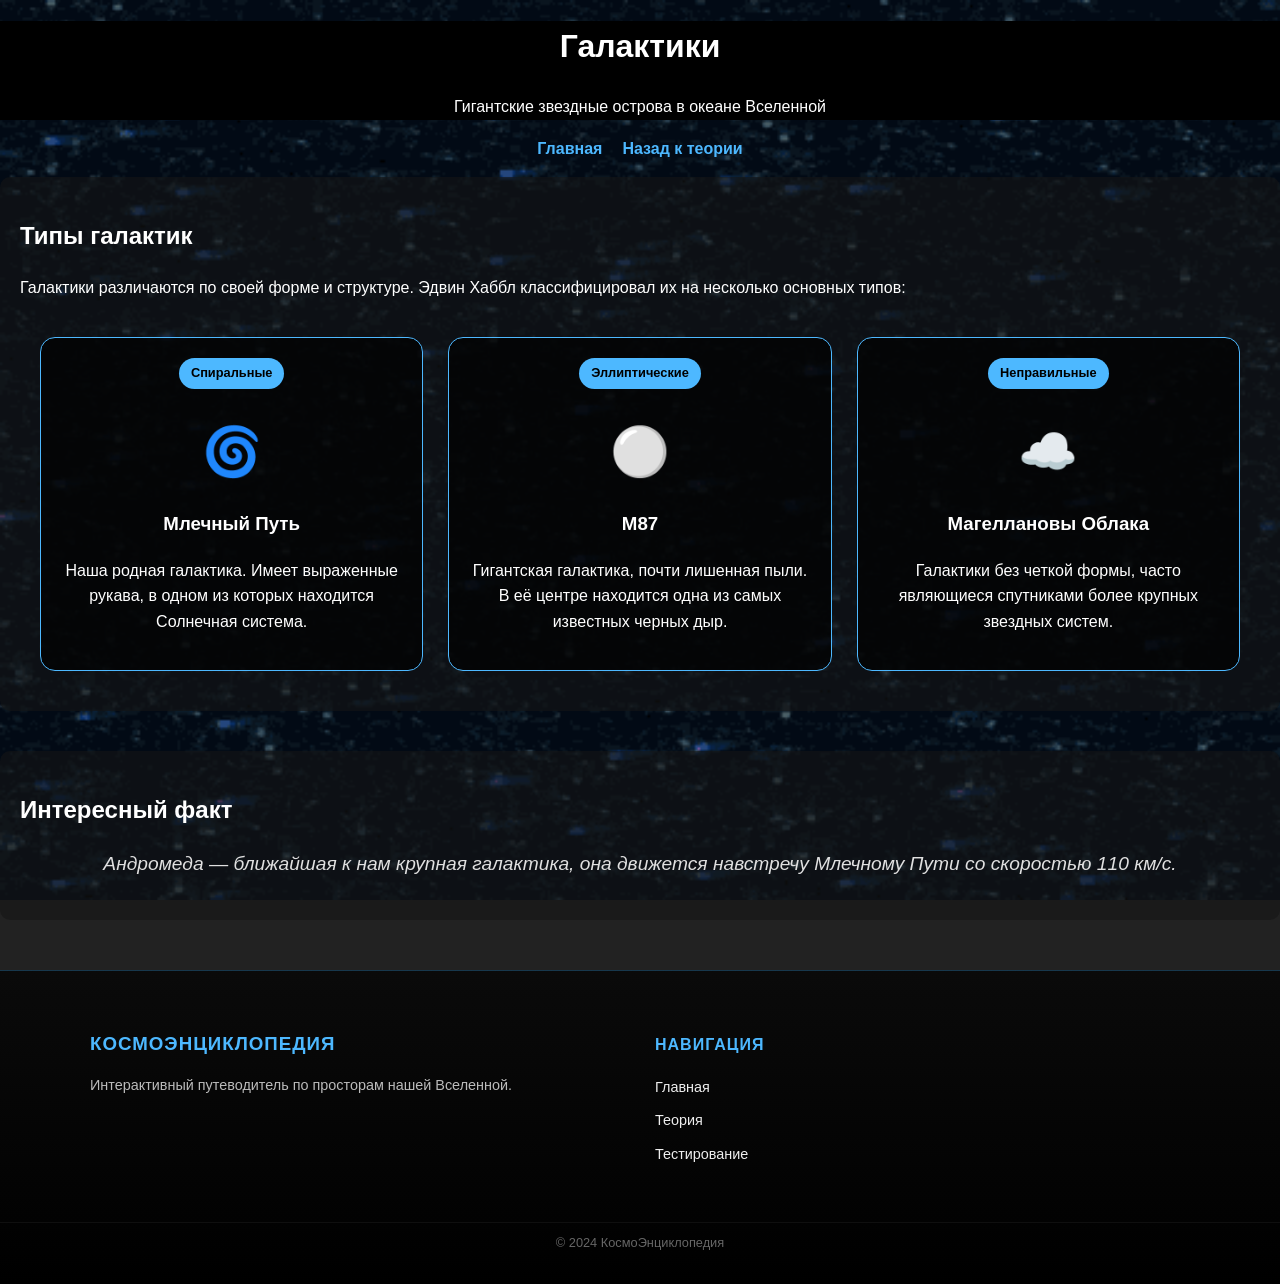
<file: galaxies.html>
<!DOCTYPE html>
<html lang="ru">
<head>
    <meta charset="UTF-8">
    <meta name="viewport" content="width=device-width, initial-scale=1.0">
    <title>Галактики - Энциклопедия космоса</title>
    <link rel="stylesheet" href="stale.css">
    <link rel="icon" type="image/png" sizes="32x32" href="img/logo (1).png">
    <style>
        .galaxy-grid {
            display: grid;
            grid-template-columns: repeat(auto-fit, minmax(300px, 1fr));
            gap: 25px;
            padding: 20px;
        }

        .galaxy-card {
            background: rgba(0, 0, 0, 0.7);
            border: 1px solid #4db8ff;
            border-radius: 15px;
            padding: 20px;
            transition: 0.3s;
            text-align: center;
        }

        .galaxy-card:hover {
            transform: translateY(-10px);
            box-shadow: 0 0 20px rgba(77, 184, 255, 0.5);
        }

        .galaxy-type-badge {
            display: inline-block;
            background: #4db8ff;
            color: black;
            padding: 5px 12px;
            border-radius: 20px;
            font-size: 0.8em;
            font-weight: bold;
            margin-bottom: 10px;
        }

        .galaxy-icon {
            font-size: 3em;
            margin: 15px 0;
            display: block;
        }
    </style>
</head>
<body>
    <header>
        <h1 id="cruto">Галактики</h1>
        <p>Гигантские звездные острова в океане Вселенной</p>
    </header>

    <nav>
        <ul>
            <li><a href="index.html">Главная</a></li>
            <li><a href="teori.html">Назад к теории</a></li>
        </ul>
    </nav>

    <main>
        <section>
            <h2>Типы галактик</h2>
            <p>Галактики различаются по своей форме и структуре. Эдвин Хаббл классифицировал их на несколько основных типов:</p>
            
            

            <div class="galaxy-grid">
                <div class="galaxy-card">
                    <span class="galaxy-type-badge">Спиральные</span>
                    <span class="galaxy-icon">🌀</span>
                    <h3>Млечный Путь</h3>
                    <p>Наша родная галактика. Имеет выраженные рукава, в одном из которых находится Солнечная система.</p>
                </div>

                <div class="galaxy-card">
                    <span class="galaxy-type-badge">Эллиптические</span>
                    <span class="galaxy-icon">⚪</span>
                    <h3>M87</h3>
                    <p>Гигантская галактика, почти лишенная пыли. В её центре находится одна из самых известных черных дыр.</p>
                </div>

                <div class="galaxy-card">
                    <span class="galaxy-type-badge">Неправильные</span>
                    <span class="galaxy-icon">☁️</span>
                    <h3>Магеллановы Облака</h3>
                    <p>Галактики без четкой формы, часто являющиеся спутниками более крупных звездных систем.</p>
                </div>
            </div>
        </section>

        <section>
            <h2>Интересный факт</h2>
            <div id="fact-display" style="text-align: center; font-style: italic; min-height: 50px;">
                Андромеда — ближайшая к нам крупная галактика, она движется навстречу Млечному Пути со скоростью 110 км/с.
            </div>
        </section>
    </main>

    <footer class="main-footer">
        <div class="footer-content">
            <div class="footer-section about">
                <h3>КосмоЭнциклопедия</h3>
                <p>Интерактивный путеводитель по просторам нашей Вселенной.</p>
            </div>
            <div class="footer-section links">
                <h4>Навигация</h4>
                <ul>
                    <li><a href="index.html">Главная</a></li>
                    <li><a href="teori.html">Теория</a></li>
                    <li><a href="test.html">Тестирование</a></li>
                </ul>
            </div>
        </div>
        <div class="footer-bottom" style="text-align: center; padding: 10px;">
            &copy; 2024 КосмоЭнциклопедия
        </div>
    </footer>
</body>
</html>
</file>
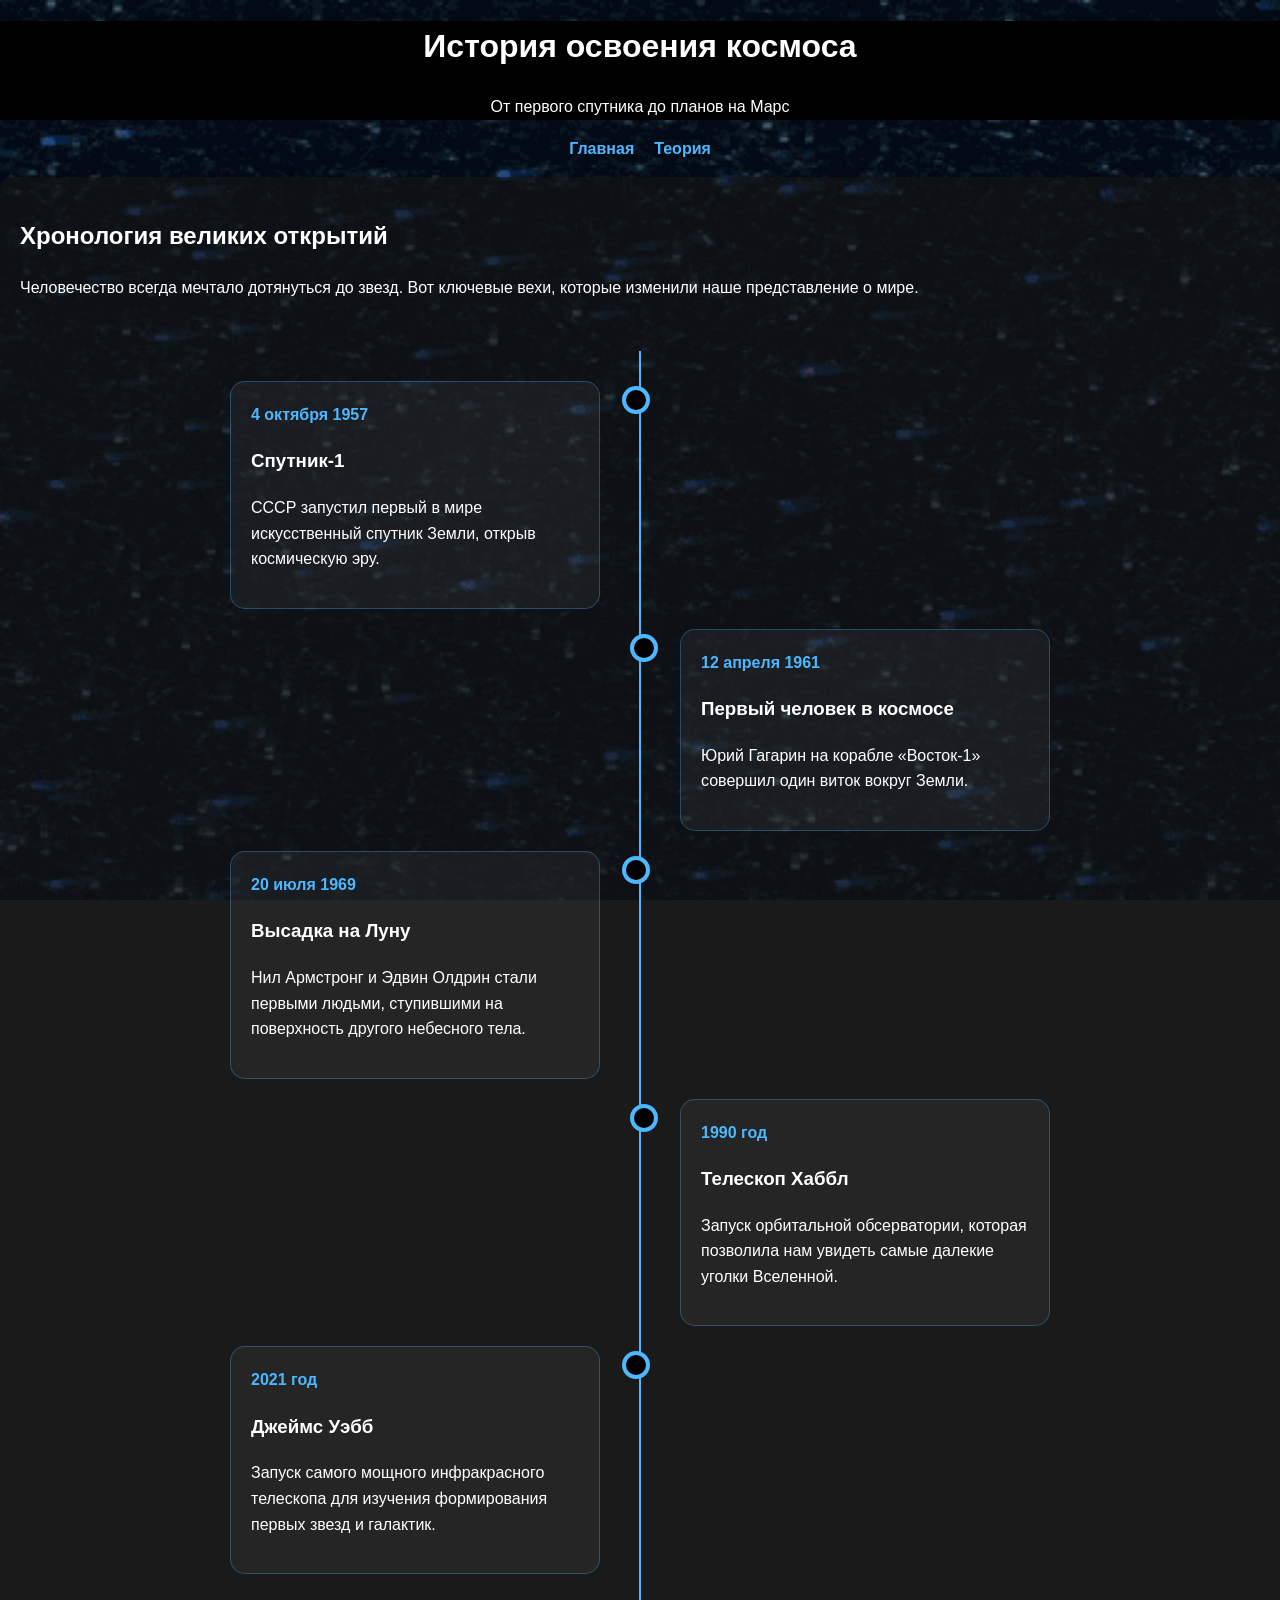
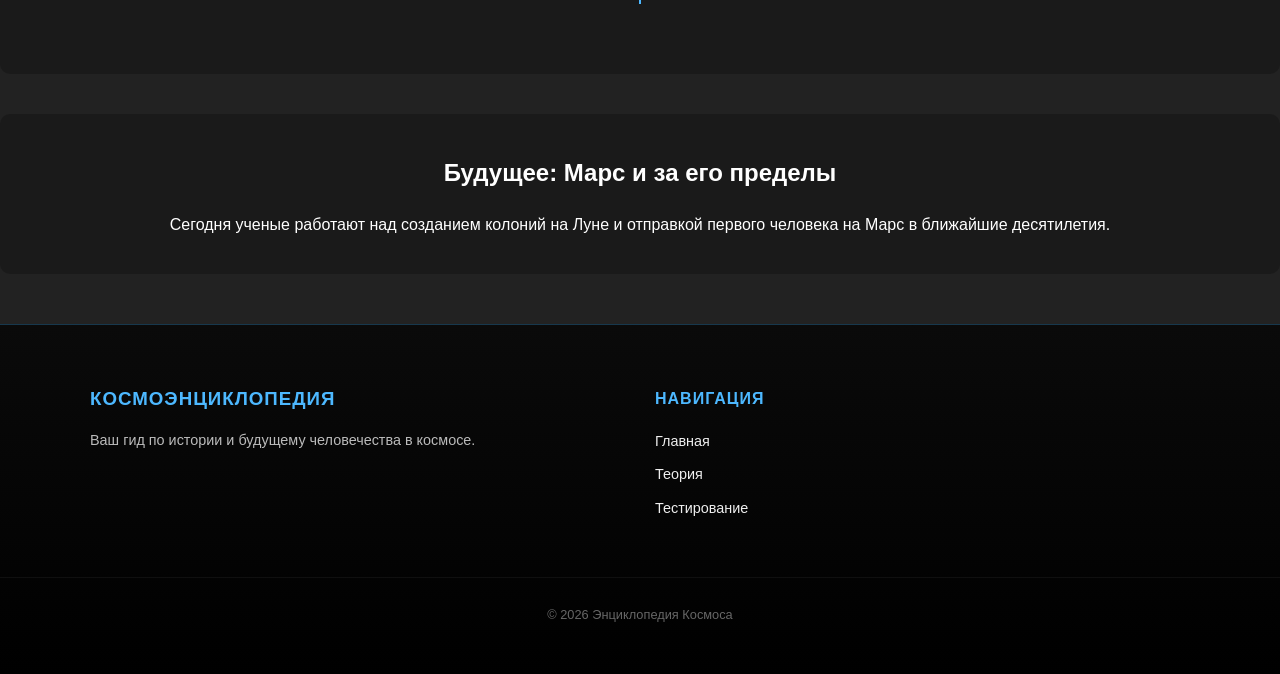
<file: history.html>
<!DOCTYPE html>
<html lang="ru">
<head>
    <meta charset="UTF-8">
    <meta name="viewport" content="width=device-width, initial-scale=1.0">
    <title>История освоения - Энциклопедия космоса</title>
    <link rel="stylesheet" href="stale.css">
    <link rel="icon" type="image/png" sizes="32x32" href="img/logo (1).png">
    <style>
        /* Стили для временной шкалы */
        .timeline {
            position: relative;
            max-width: 900px;
            margin: 50px auto;
            padding: 20px;
        }

        .timeline::after {
            content: '';
            position: absolute;
            width: 2px;
            background: #4db8ff;
            top: 0;
            bottom: 0;
            left: 50%;
            margin-left: -1px;
        }

        .container {
            padding: 10px 40px;
            position: relative;
            background-color: inherit;
            width: 50%;
            box-sizing: border-box;
        }

        .container::after {
            content: '';
            position: absolute;
            width: 20px;
            height: 20px;
            right: -10px;
            background-color: #000;
            border: 4px solid #4db8ff;
            top: 15px;
            border-radius: 50%;
            z-index: 1;
        }

        .left { left: 0; }
        .right { left: 50%; }

        .right::after { left: -10px; }

        .content {
            padding: 20px;
            background: rgba(255, 255, 255, 0.05);
            border: 1px solid rgba(77, 184, 255, 0.3);
            position: relative;
            border-radius: 15px;
            transition: 0.3s;
        }

        .content:hover {
            background: rgba(77, 184, 255, 0.1);
            box-shadow: 0 0 15px rgba(77, 184, 255, 0.3);
        }

        .date {
            font-weight: bold;
            color: #4db8ff;
            display: block;
            margin-bottom: 5px;
        }

        @media screen and (max-width: 600px) {
            .timeline::after { left: 31px; }
            .container { width: 100%; padding-left: 70px; padding-right: 25px; }
            .container::after { left: 21px; }
            .right { left: 0%; }
        }
    </style>
</head>
<body>
    <header>
        <h1 id="cruto">История освоения космоса</h1>
        <p>От первого спутника до планов на Марс</p>
    </header>

    <nav>
        <ul>
            <li><a href="index.html">Главная</a></li>
            <li><a href="teori.html">Теория</a></li>
        </ul>
    </nav>

    <main>
        <section>
            <h2>Хронология великих открытий</h2>
            <p>Человечество всегда мечтало дотянуться до звезд. Вот ключевые вехи, которые изменили наше представление о мире.</p>

            <div class="timeline">
                <div class="container left">
                    <div class="content">
                        <span class="date">4 октября 1957</span>
                        <h3>Спутник-1</h3>
                        <p>СССР запустил первый в мире искусственный спутник Земли, открыв космическую эру.</p>
                    </div>
                </div>

                <div class="container right">
                    <div class="content">
                        <span class="date">12 апреля 1961</span>
                        <h3>Первый человек в космосе</h3>
                        <p>Юрий Гагарин на корабле «Восток-1» совершил один виток вокруг Земли.</p>
                    </div>
                </div>

                <div class="container left">
                    <div class="content">
                        <span class="date">20 июля 1969</span>
                        <h3>Высадка на Луну</h3>
                        <p>Нил Армстронг и Эдвин Олдрин стали первыми людьми, ступившими на поверхность другого небесного тела.</p>
                    </div>
                </div>

                <div class="container right">
                    <div class="content">
                        <span class="date">1990 год</span>
                        <h3>Телескоп Хаббл</h3>
                        <p>Запуск орбитальной обсерватории, которая позволила нам увидеть самые далекие уголки Вселенной.</p>
                    </div>
                </div>

                <div class="container left">
                    <div class="content">
                        <span class="date">2021 год</span>
                        <h3>Джеймс Уэбб</h3>
                        <p>Запуск самого мощного инфракрасного телескопа для изучения формирования первых звезд и галактик.</p>
                    </div>
                </div>
            </div>
        </section>

        <section style="text-align: center;">
            <h2>Будущее: Марс и за его пределы</h2>
            <p>Сегодня ученые работают над созданием колоний на Луне и отправкой первого человека на Марс в ближайшие десятилетия.</p>
            
        </section>
    </main>

    <footer class="main-footer">
        <div class="footer-content">
            <div class="footer-section about">
                <h3>КосмоЭнциклопедия</h3>
                <p>Ваш гид по истории и будущему человечества в космосе.</p>
            </div>
            <div class="footer-section links">
                <h4>Навигация</h4>
                <ul>
                    <li><a href="index.html">Главная</a></li>
                    <li><a href="teori.html">Теория</a></li>
                    <li><a href="test.html">Тестирование</a></li>
                </ul>
            </div>
        </div>
        <div class="footer-bottom" style="text-align: center; padding: 15px;">
            <p>&copy; 2026 Энциклопедия Космоса</p>
        </div>
    </footer>
</body>
</html>
</file>
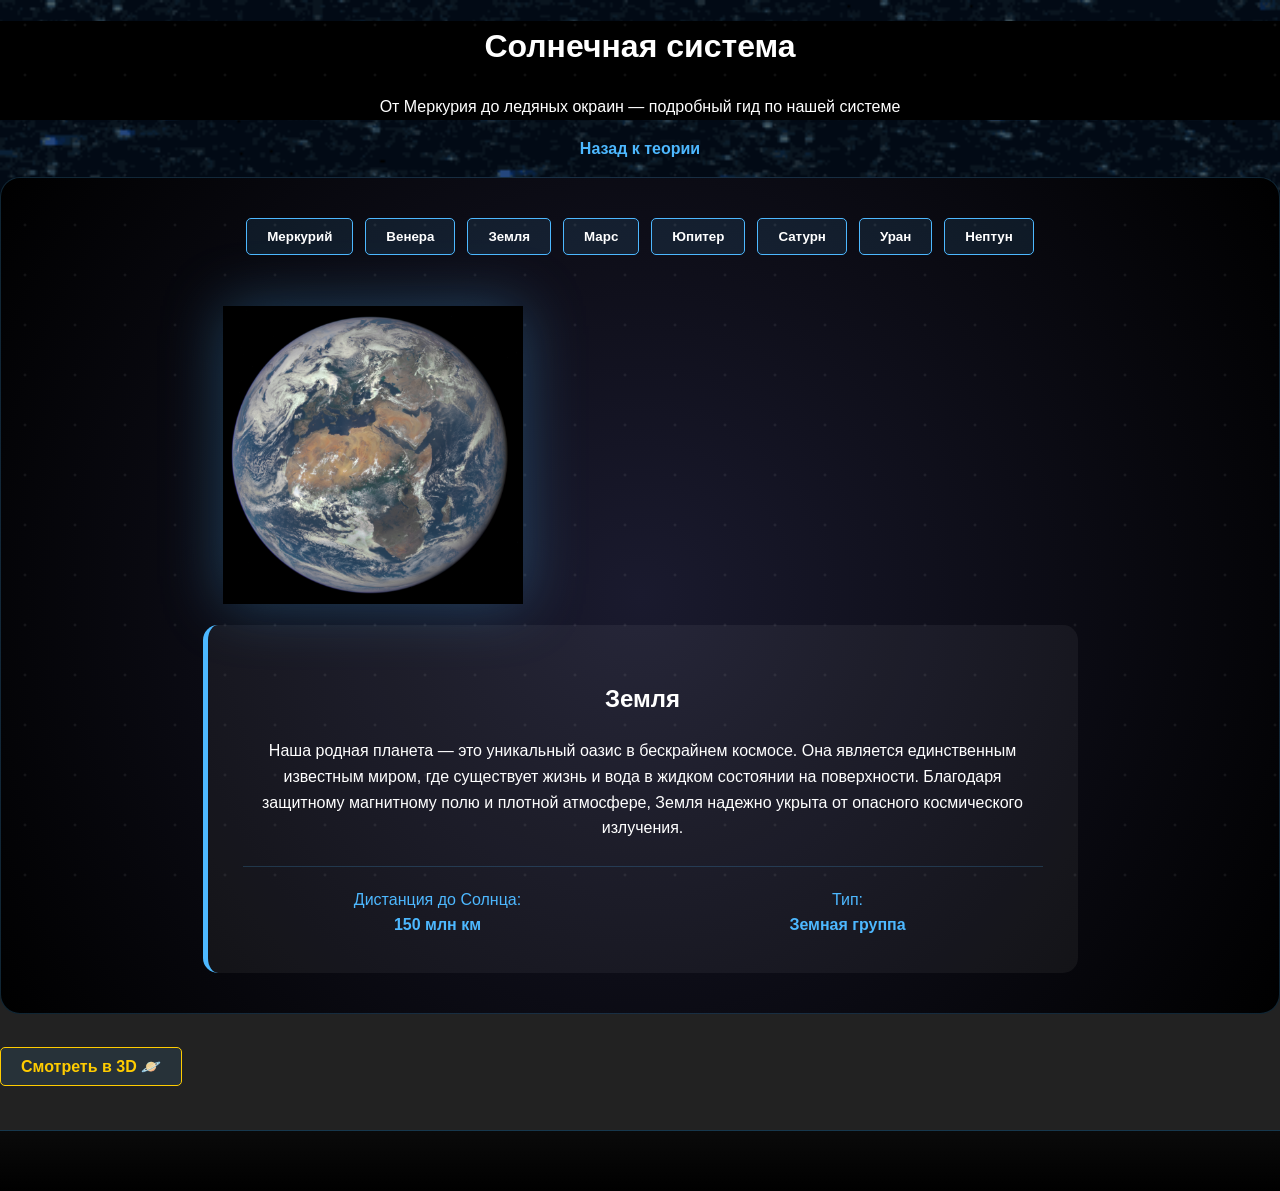
<file: solar-system.html>
<!doctype html>
<html lang="ru">
  <head>
    <meta charset="UTF-8" />
    <meta name="viewport" content="width=device-width, initial-scale=1.0" />
    <title>Солнечная система - Энциклопедия космоса</title>
    <link rel="stylesheet" href="stale.css" />
    <link
      rel="apple-touch-icon"
      sizes="180x180"
      href="img\logo (1).png"
    />
    <link
      rel="icon"
      type="image/png"
      sizes="32x32"
      href="img\logo (1).png"
    />
    <link
      rel="icon"
      type="image/png"
      sizes="16x16"
      href="img\logo (1).png"
    />
    <link
      rel="manifest"
      href="img\logo (1).png"
    />
    <style>
      .planet-display {
        display: flex;
        flex-direction: column;
        align-items: center;
        background: radial-gradient(circle at center, #1a1a2e 0%, #000 100%);
        padding: 40px;
        border-radius: 20px;
        border: 1px solid rgba(77, 184, 255, 0.2);
        min-height: 600px;
      }

      /* Стили для изображений вместо эмодзи */
      .planet-visual-container {
        width: 300px;
        height: 300px;
        margin: 20px;
        display: flex;
        justify-content: center;
        align-items: center;
      }

      .planet-img {
        max-width: 100%;
        max-height: 100%;
        object-fit: contain;
        filter: drop-shadow(0 0 30px rgba(77, 184, 255, 0.3));
        transition: transform 0.6s cubic-bezier(0.4, 0, 0.2, 1);
      }

      .planet-img:hover {
        transform: scale(1.05) rotate(5deg);
      }

      .planet-selector {
        display: flex;
        gap: 12px;
        flex-wrap: wrap;
        justify-content: center;
        margin-bottom: 30px;
      }

      .nav-btn {
        padding: 10px 20px;
        background: rgba(77, 184, 255, 0.1);
        border: 1px solid #4db8ff;
        color: white;
        border-radius: 5px;
        cursor: pointer;
        transition: 0.3s;
      }

      .nav-btn:hover {
        background: #4db8ff;
        color: #000;
      }

      .planet-info-card {
        max-width: 800px;
        text-align: center;
        background: rgba(255, 255, 255, 0.05);
        padding: 35px;
        border-radius: 15px;
        border-left: 5px solid #4db8ff;
        line-height: 1.6;
      }

      .planet-stats {
        display: grid;
        grid-template-columns: 1fr 1fr;
        gap: 20px;
        margin-top: 25px;
        font-size: 1rem;
        color: #4db8ff;
        border-top: 1px solid rgba(77, 184, 255, 0.2);
        padding-top: 20px;
      }
    </style>
  </head>

  <body>
    <header>
      <h1>Солнечная система</h1>
      <p>От Меркурия до ледяных окраин — подробный гид по нашей системе</p>
    </header>

    <nav>
      <ul>
        <li><a href="teori.html">Назад к теории</a></li>
      </ul>
    </nav>

    <main>
      <section class="planet-display">
        <div class="planet-selector">
          <button class="nav-btn" onclick="showPlanet('mercury')">Меркурий</button>
          <button class="nav-btn" onclick="showPlanet('venus')">Венера</button>
          <button class="nav-btn" onclick="showPlanet('earth')">Земля</button>
          <button class="nav-btn" onclick="showPlanet('mars')">Марс</button>
          <button class="nav-btn" onclick="showPlanet('jupiter')">Юпитер</button>
          <button class="nav-btn" onclick="showPlanet('saturn')">Сатурн</button>
          <button class="nav-btn" onclick="showPlanet('uranus')">Уран</button>
          <button class="nav-btn" onclick="showPlanet('neptune')">Нептун</button>
        </div>

        <div id="planet-content">
          <div class="planet-visual-container">
            <img src="#" alt="Земля" class="planet-img" id="p-img">
          </div>
          <div class="planet-info-card">
            <h2 id="p-name">Земля</h2>
            <p id="p-desc">
              Наша родная планета — это уникальный оазис в бескрайнем космосе. Она является единственным известным миром, где существует жизнь и вода в жидком состоянии на поверхности. Благодаря защитному магнитному полю и плотной атмосфере, Земля надежно укрыта от опасного космического излучения.
            </p>
            <div class="planet-stats">
              <span>Дистанция до Солнца: <br /><strong id="p-dist">150 млн км</strong></span>
              <span>Тип: <br /><strong id="p-type">Земная группа</strong></span>
            </div>
          </div>
        </div>
      </section>
    </main>

    <script>
      const planets = {
        mercury: {
          name: "Меркурий",
          img: "img/Mercury_in_color_-_Prockter07_centered.jpg", 
          dist: "58 млн км",
          type: "Каменистая (Земная группа)",
          desc: "Самая близкая к Солнцу планета и самая маленькая в системе. Из-за отсутствия атмосферы Меркурий не может удерживать тепло, что приводит к экстремальным перепадам температур: от палящего зноя днем до космического холода ночью. Поверхность планеты испещрена кратерами, напоминая лунный ландшафт.",
        },
        venus: {
          name: "Венера",
          img: "img/Venus_from_Mariner_10.jpg",
          dist: "108 млн км",
          type: "Каменистая",
          desc: "Венеру часто называют «злым близнецом» Земли из-за схожего размера, но на этом сходства заканчиваются. Ее атмосфера на 96% состоит из углекислого газа, создавая мощнейший парниковый эффект. Давление на поверхности настолько велико, что оно раздавило бы подводную лодку, а температура выше, чем на Меркурии.",
        },
        earth: {
          name: "Земля",
          img: "img/Africa_and_Europe_from_a_Million_Miles_Away.png",
          dist: "150 млн км",
          type: "Земная группа",
          desc: "Наша родная планета — это уникальный оазис в бескрайнем космосе. Она является единственным известным миром, где существует жизнь и вода в жидком состоянии на поверхности. Благодаря защитному магнитному полю и плотной атмосфере, Земля надежно укрыта от опасного космического излучения.",
        },
        mars: {
          name: "Марс",
          img: "img/mars-v2.jpg",
          dist: "228 млн км",
          type: "Каменистая",
          desc: "Красная планета всегда будоражила воображение человечества. Ее цвет обусловлен высоким содержанием оксида железа (ржавчины) в почве. Здесь расположены самые грандиозные каньоны и высочайший вулкан во всей системе — Олимп. Ученые находят свидетельства того, что в далеком прошлом на Марсе могли течь реки.",
        },
        jupiter: {
          name: "Юпитер",
          img: "img/250px-Jupiter_in_true_color.jpg",
          dist: "778 млн км",
          type: "Газовый гигант",
          desc: "Настоящий король планет, чья масса в два раза превышает массу всех остальных планет, вместе взятых. Юпитер — это огромный шар из водорода и гелия без твердой поверхности. Его мощная гравитация работает как космический пылесос, притягивая опасные кометы и защищая внутренние планеты системы.",
        },
        saturn: {
          name: "Сатурн",
          img: "img/1920x1080.jpg",
          dist: "1.4 млрд км",
          type: "Газовый гигант",
          desc: "Жемчужина Солнечной системы, знаменитая своей великолепной системой колец. Эти кольца состоят из миллиардов частиц льда и камня, размер которых варьируется от пылинки до целого дома. Сатурн настолько разрежен, что его средняя плотность меньше плотности воды — он мог бы плавать в гигантском бассейне.",
        },
        uranus: {
          name: "Уран",
          img: "img/Uranus_Voyager2_color_calibrated.png",
          dist: "2.9 млрд км",
          type: "Ледяной гигант",
          desc: "Загадочный мир, который вращается вокруг Солнца «лежа на боку». Вероятно, это результат столкновения с крупным объектом в прошлом. Его атмосфера — самая холодная в системе, а характерный бирюзовый цвет обусловлен метаном. Уран также обладает системой тонких, едва заметных колец.",
        },
        neptune: {
          name: "Нептун",
          img: "img/Neptune_Voyager2_color_calibrated.png",
          dist: "4.5 млрд км",
          type: "Ледяной гигант",
          desc: "Самая удаленная планета от Солнца, погруженная в вечные сумерки. На Нептуне свирепствуют самые быстрые ветры в системе, достигающие сверхзвуковых скоростей. Это темно-синий мир, где под толстым слоем облаков могут скрываться океаны из воды и аммиака под огромным давлением.",
        },
      };

      function showPlanet(id) {
        const p = planets[id];
        const imgElement = document.getElementById("p-img");
        
        // Плавное исчезновение перед сменой контента
        imgElement.style.opacity = 0;
        
        setTimeout(() => {
          document.getElementById("p-name").innerText = p.name;
          imgElement.src = p.img;
          imgElement.alt = p.name;
          document.getElementById("p-desc").innerText = p.desc;
          document.getElementById("p-dist").innerText = p.dist;
          document.getElementById("p-type").innerText = p.type;
          imgElement.style.opacity = 1;
        }, 200);
      }

      // Инициализация при загрузке
      window.onload = () => showPlanet('earth');
    </script>
    

        <div><a href="model.html" class="nav-btn" style="text-decoration: none; border-color: #ffcc00; color: #ffcc00;">Смотреть в 3D 🪐</a></div>

    <footer class="main-footer">
        </footer>
  </body>
</html>
</file>
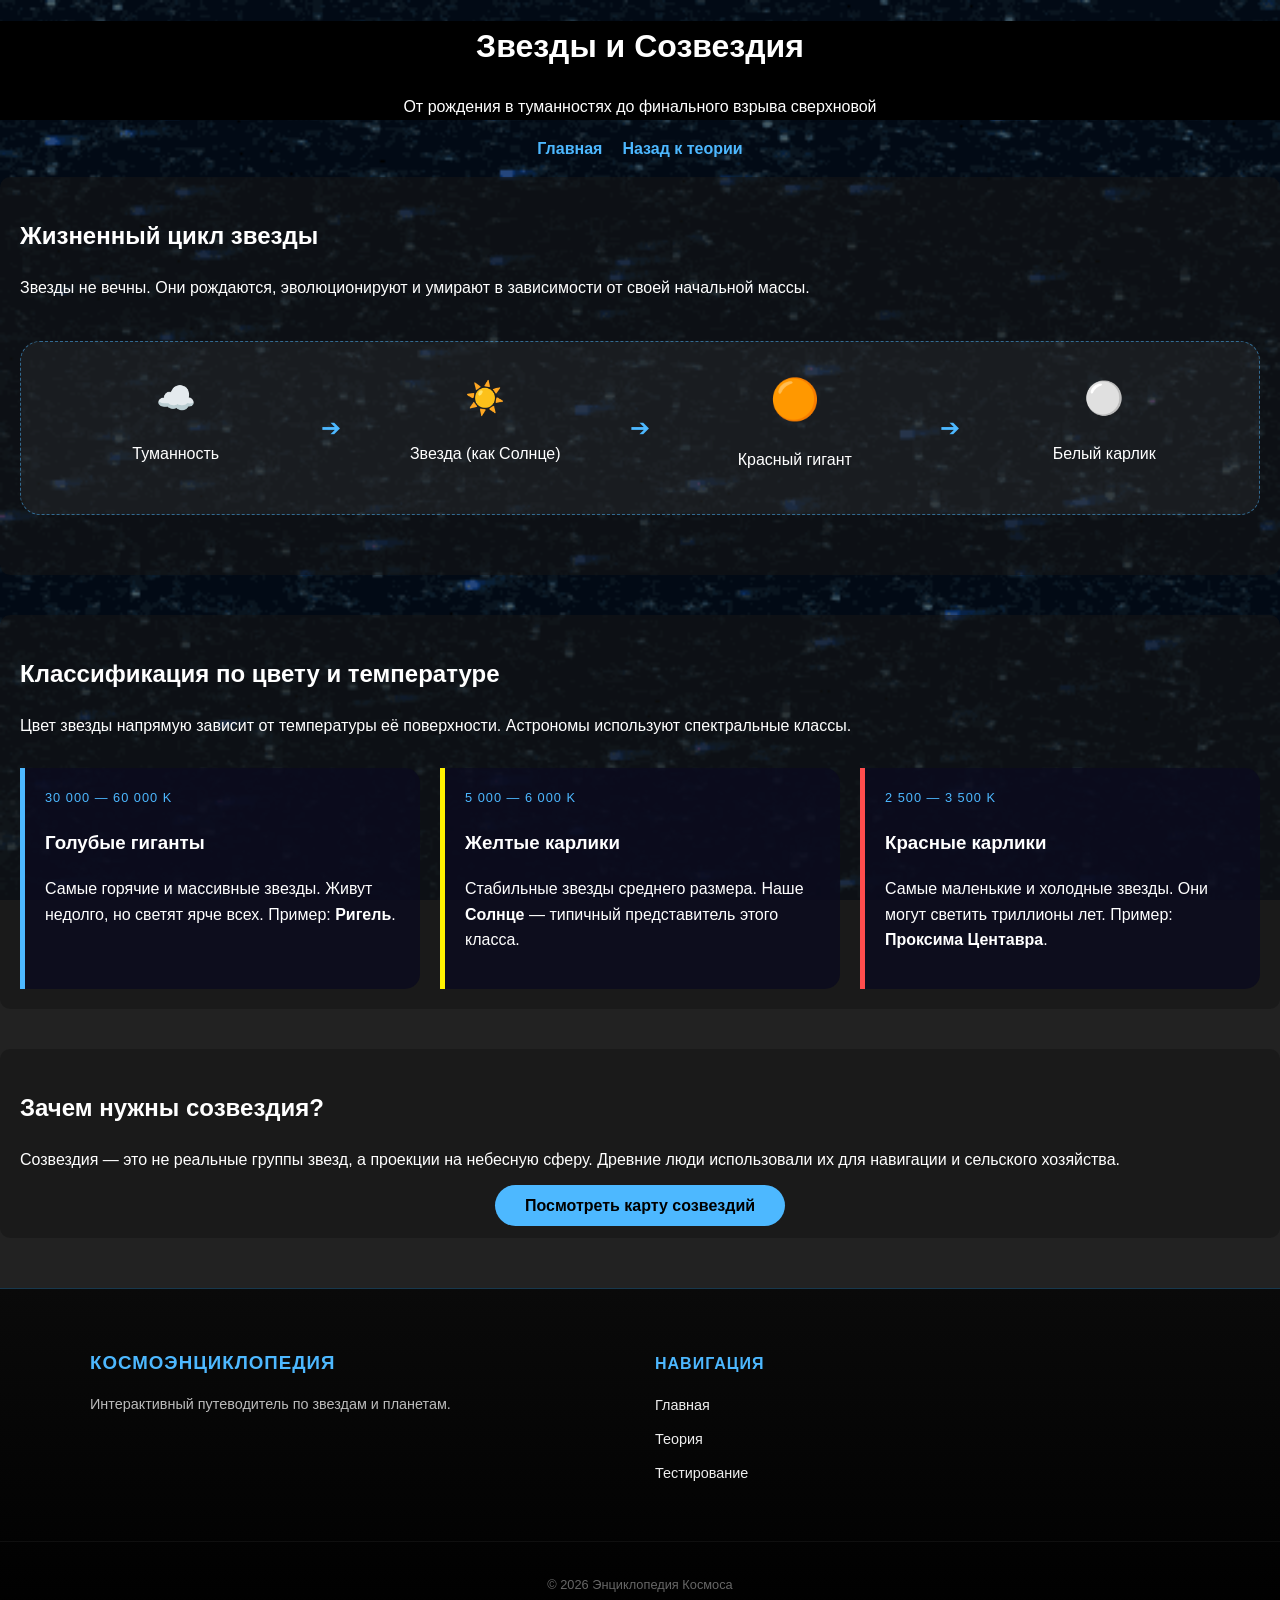
<file: stars.html>
<!DOCTYPE html>
<html lang="ru">
<head>
    <meta charset="UTF-8">
    <meta name="viewport" content="width=device-width, initial-scale=1.0">
    <title>Звезды и Созвездия - Энциклопедия космоса</title>
    <link rel="stylesheet" href="stale.css">
    <link rel="icon" type="image/png" sizes="32x32" href="img/logo (1).png">
    <style>
        /* Дополнительные стили специально для страницы звезд */
        .stars-grid {
            display: grid;
            grid-template-columns: repeat(auto-fit, minmax(280px, 1fr));
            gap: 20px;
            margin-top: 30px;
        }

        .star-type-card {
            background: rgba(10, 10, 30, 0.8);
            border-left: 5px solid #4db8ff;
            padding: 20px;
            border-radius: 0 15px 15px 0;
            transition: 0.3s;
        }

        .star-type-card:hover {
            background: rgba(77, 184, 255, 0.1);
            transform: translateX(10px);
        }

        .star-temp {
            font-size: 0.8rem;
            text-transform: uppercase;
            color: #4db8ff;
            letter-spacing: 1px;
            display: block;
            margin-bottom: 10px;
        }

        .lifecycle-box {
            background: rgba(255, 255, 255, 0.05);
            padding: 25px;
            border-radius: 20px;
            border: 1px dashed rgba(77, 184, 255, 0.5);
            margin: 40px 0;
        }

        .lifecycle-steps {
            display: flex;
            flex-wrap: wrap;
            justify-content: space-between;
            align-items: center;
            gap: 15px;
            text-align: center;
        }

        .step {
            flex: 1;
            min-width: 120px;
        }

        .arrow {
            color: #4db8ff;
            font-size: 1.5rem;
        }
    </style>
</head>
<body>
    <header>
        <h1 id="cruto">Звезды и Созвездия</h1>
        <p>От рождения в туманностях до финального взрыва сверхновой</p>
    </header>

    <nav>
        <ul>
            <li><a href="index.html">Главная</a></li>
            <li><a href="teori.html">Назад к теории</a></li>
        </ul>
    </nav>

    <main>
        <section>
            <h2>Жизненный цикл звезды</h2>
            <p>Звезды не вечны. Они рождаются, эволюционируют и умирают в зависимости от своей начальной массы.</p>
            
            <div class="lifecycle-box">
                <div class="lifecycle-steps">
                    <div class="step">
                        <span style="font-size: 2rem;">☁️</span>
                        <p>Туманность</p>
                    </div>
                    <div class="arrow">➔</div>
                    <div class="step">
                        <span style="font-size: 2rem;">☀️</span>
                        <p>Звезда (как Солнце)</p>
                    </div>
                    <div class="arrow">➔</div>
                    <div class="step">
                        <span style="font-size: 2.5rem; color: orange;">🟠</span>
                        <p>Красный гигант</p>
                    </div>
                    <div class="arrow">➔</div>
                    <div class="step">
                        <span style="font-size: 2rem;">⚪</span>
                        <p>Белый карлик</p>
                    </div>
                </div>
            </div>
        </section>

        <section>
            <h2>Классификация по цвету и температуре</h2>
            <p>Цвет звезды напрямую зависит от температуры её поверхности. Астрономы используют спектральные классы.</p>
            
            <div class="stars-grid">
                <div class="star-type-card">
                    <span class="star-temp">30 000 — 60 000 K</span>
                    <h3>Голубые гиганты</h3>
                    <p>Самые горячие и массивные звезды. Живут недолго, но светят ярче всех. Пример: <b>Ригель</b>.</p>
                </div>

                <div class="star-type-card" style="border-left-color: #fff200;">
                    <span class="star-temp">5 000 — 6 000 K</span>
                    <h3>Желтые карлики</h3>
                    <p>Стабильные звезды среднего размера. Наше <b>Солнце</b> — типичный представитель этого класса.</p>
                </div>

                <div class="star-type-card" style="border-left-color: #ff4d4d;">
                    <span class="star-temp">2 500 — 3 500 K</span>
                    <h3>Красные карлики</h3>
                    <p>Самые маленькие и холодные звезды. Они могут светить триллионы лет. Пример: <b>Проксима Центавра</b>.</p>
                </div>
            </div>
        </section>

        <section>
            <h2>Зачем нужны созвездия?</h2>
            <p>Созвездия — это не реальные группы звезд, а проекции на небесную сферу. Древние люди использовали их для навигации и сельского хозяйства.</p>
            <div style="text-align: center; margin-top: 20px;">
                <a href="teori.html#constellation-section" class="cta-button">Посмотреть карту созвездий</a>
            </div>
        </section>
    </main>

    <footer class="main-footer">
        <div class="footer-content">
            <div class="footer-section about">
                <h3>КосмоЭнциклопедия</h3>
                <p>Интерактивный путеводитель по звездам и планетам.</p>
            </div>
            <div class="footer-section links">
                <h4>Навигация</h4>
                <ul>
                    <li><a href="index.html">Главная</a></li>
                    <li><a href="teori.html">Теория</a></li>
                    <li><a href="test.html">Тестирование</a></li>
                </ul>
            </div>
        </div>
        <div class="footer-bottom">
            <p>&copy; 2026 Энциклопедия Космоса</p>
        </div>
    </footer>
</body>
</html>
</file>
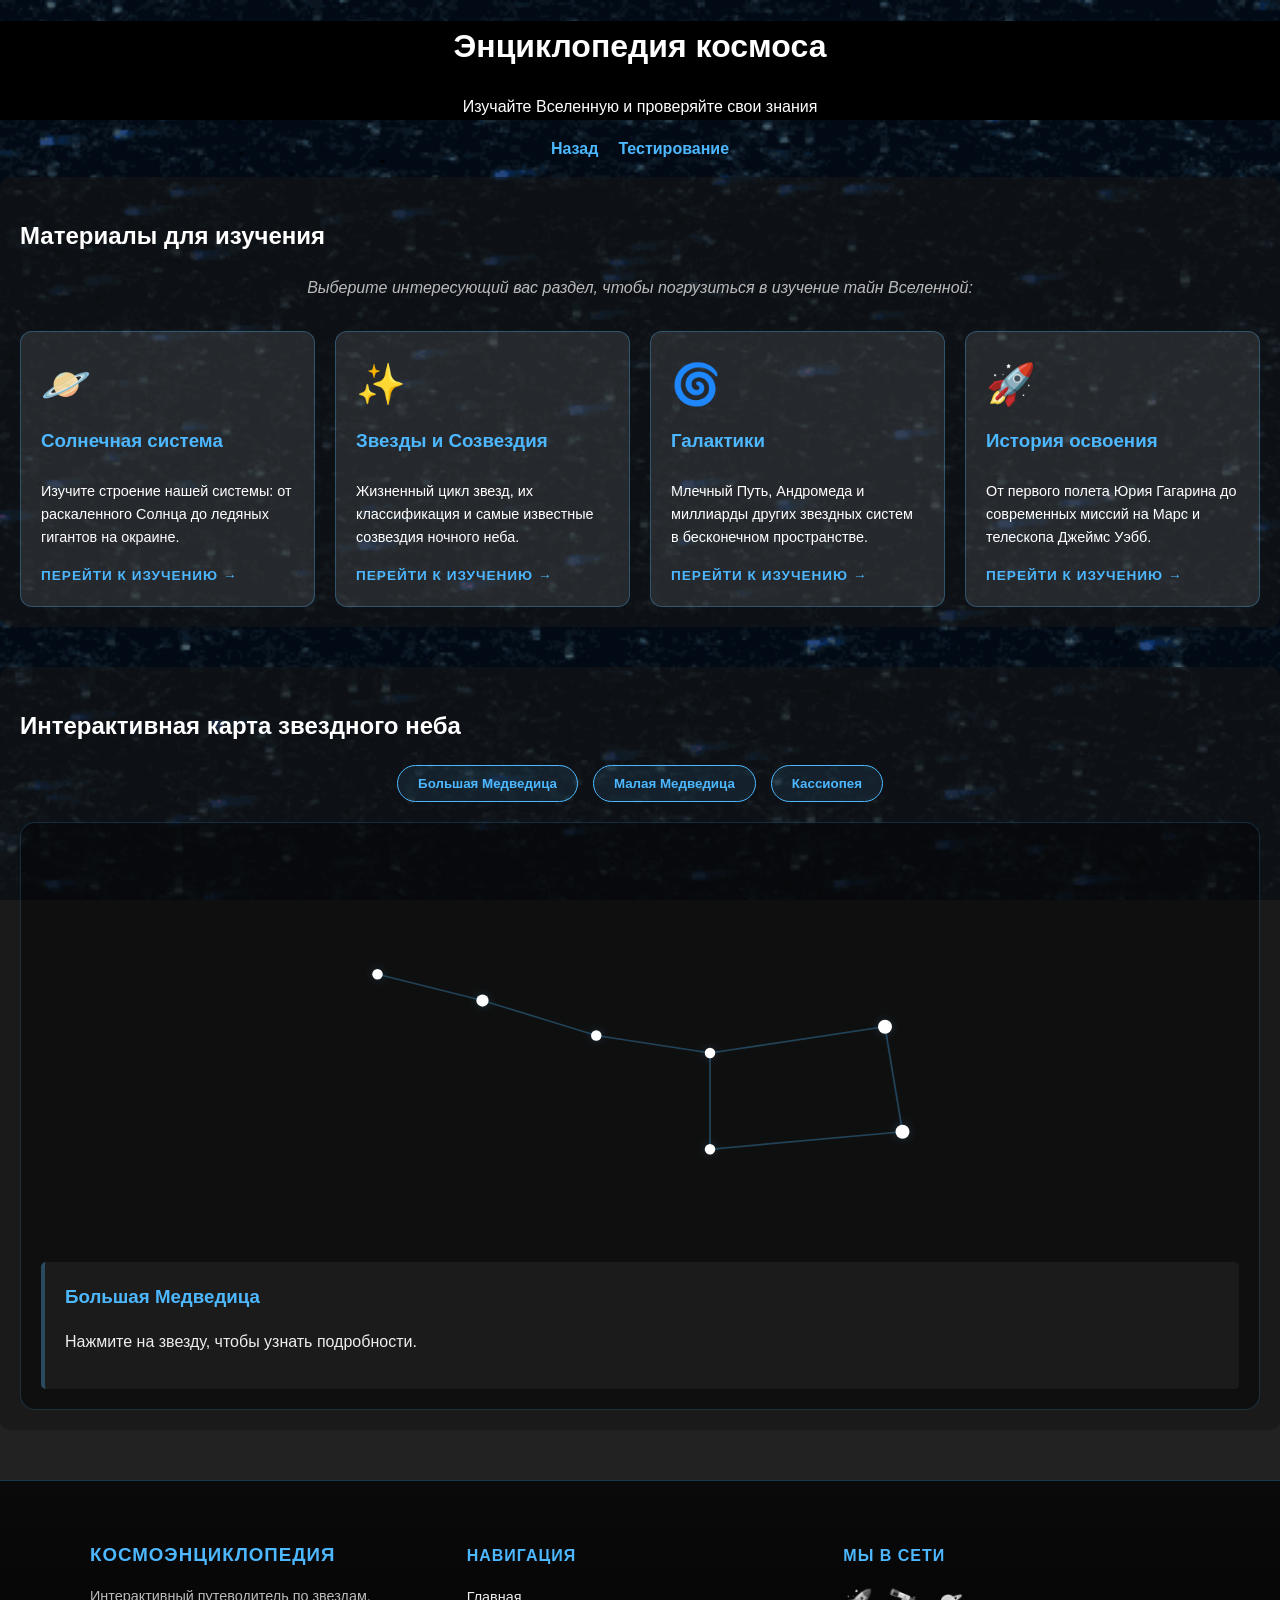
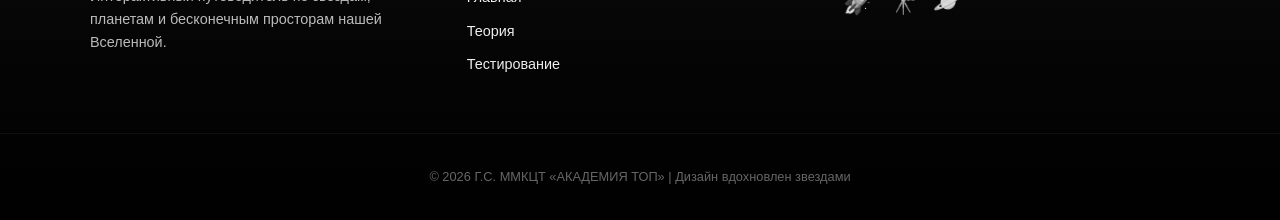
<file: teori.html>
<!doctype html>
<html lang="ru">
  <head>
    <meta charset="UTF-8" />
    <meta name="viewport" content="width=device-width, initial-scale=1.0" />
    <title>Энциклопедия космоса</title>
    <link rel="stylesheet" href="stale.css" />
<link
      rel="apple-touch-icon"
      sizes="180x180"
      href="img\logo (1).png"
    />
    <link
      rel="icon"
      type="image/png"
      sizes="32x32"
      href="img\logo (1).png"
    />
    <link
      rel="icon"
      type="image/png"
      sizes="16x16"
      href="img\logo (1).png"
    />
    <link
      rel="manifest"
      href="img\logo (1).png"
    />
  </head>

  <body>
    <header>
      <h1 id="cruto">Энциклопедия космоса</h1>
      <p>Изучайте Вселенную и проверяйте свои знания</p>
    </header>

    <nav>
      <ul>
        <li><a href="index.html">Назад</a></li>
        <li><a href="test.html">Тестирование</a></li>
      </ul>
    </nav>

    <main>
      <section id="theory">
        <h2>Материалы для изучения</h2>
        <p class="theory-intro">
          Выберите интересующий вас раздел, чтобы погрузиться в изучение тайн
          Вселенной:
        </p>

        <div class="theory-grid">
          <a href="solar-system.html" class="theory-card">
            <div class="card-icon">🪐</div>
            <h3>Солнечная система</h3>
            <p>
              Изучите строение нашей системы: от раскаленного Солнца до ледяных
              гигантов на окраине.
            </p>
            <span class="read-more">Перейти к изучению →</span>
          </a>

          <a href="stars.html" class="theory-card">
            <div class="card-icon">✨</div>
            <h3>Звезды и Созвездия</h3>
            <p>
              Жизненный цикл звезд, их классификация и самые известные созвездия
              ночного неба.
            </p>
            <span class="read-more">Перейти к изучению →</span>
          </a>

          <a href="galaxies.html" class="theory-card">
            <div class="card-icon">🌀</div>
            <h3>Галактики</h3>
            <p>
              Млечный Путь, Андромеда и миллиарды других звездных систем в
              бесконечном пространстве.
            </p>
            <span class="read-more">Перейти к изучению →</span>
          </a>

          <a href="history.html" class="theory-card">
            <div class="card-icon">🚀</div>
            <h3>История освоения</h3>
            <p>
              От первого полета Юрия Гагарина до современных миссий на Марс и
              телескопа Джеймс Уэбб.
            </p>
            <span class="read-more">Перейти к изучению →</span>
          </a>
        </div>
      </section>

      <section id="constellation-section">
        <h2>Интерактивная карта звездного неба</h2>

        <div class="constellation-controls">
          <button onclick="renderConstellation('major')" class="nav-btn">
            Большая Медведица
          </button>
          <button onclick="renderConstellation('minor')" class="nav-btn">
            Малая Медведица
          </button>
          <button onclick="renderConstellation('cassiopeia')" class="nav-btn">
            Кассиопея
          </button>
        </div>

        <div class="constellation-container">
          <div id="svg-wrapper"></div>

          <div id="star-panel">
            <h3 id="star-name">Выберите созвездие и звезду</h3>
            <p id="star-description">
              Нажмите на кнопки выше, чтобы сменить созвездие, или на звезды,
              чтобы узнать детали.
            </p>
          </div>
        </div>
      </section>

      <script>
        const data = {
          major: {
            title: "Большая Медведица",
            viewBox: "0 0 800 450",
            lines:
              "100,150 220,180 350,220 480,240 480,350 700,330 680,210 480,240",
            stars: [
              {
                cx: 100,
                cy: 150,
                r: 6,
                name: "Алькаид",
                desc: "Концевая звезда ручки ковша.",
              },
              {
                cx: 220,
                cy: 180,
                r: 7,
                name: "Мицар",
                desc: "Двойная звезда, рядом виден Алькор.",
              },
              {
                cx: 350,
                cy: 220,
                r: 6,
                name: "Алиот",
                desc: "Самая яркая звезда созвездия.",
              },
              {
                cx: 480,
                cy: 240,
                r: 6,
                name: "Мегрец",
                desc: "Соединяет ручку с ковшом.",
              },
              {
                cx: 480,
                cy: 350,
                r: 6,
                name: "Фекда",
                desc: "Нижний угол ковша.",
              },
              {
                cx: 700,
                cy: 330,
                r: 8,
                name: "Мерак",
                desc: "Указывает путь к Полярной звезде.",
              },
              {
                cx: 680,
                cy: 210,
                r: 8,
                name: "Дубхе",
                desc: "Вторая по яркости звезда ковша.",
              },
            ],
          },
          minor: {
            title: "Малая Медведица",
            viewBox: "0 0 800 450",
            lines:
              "150,100 250,120 320,180 400,220 550,220 550,300 400,300 400,220",
            stars: [
              {
                cx: 150,
                cy: 100,
                r: 9,
                name: "Полярная звезда",
                desc: "Главный ориентир для путешественников, указывает на истинный север.",
              },
              {
                cx: 250,
                cy: 120,
                r: 5,
                name: "Йильдун",
                desc: "Звезда в хвосте малого ковша.",
              },
              {
                cx: 320,
                cy: 180,
                r: 5,
                name: "Эпсилон",
                desc: "Звезда созвездия Малой Медведицы.",
              },
              {
                cx: 400,
                cy: 220,
                r: 5,
                name: "Ахфа",
                desc: "Звезда в чаше Малого Ковша.",
              },
              {
                cx: 550,
                cy: 220,
                r: 7,
                name: "Кохаб",
                desc: "Яркая оранжевая звезда, «Страж Полюса».",
              },
              {
                cx: 550,
                cy: 300,
                r: 7,
                name: "Феркад",
                desc: "Вторая яркая звезда в передней части чаши.",
              },
              {
                cx: 400,
                cy: 300,
                r: 5,
                name: "Дзета",
                desc: "Звезда в основании чаши.",
              },
            ],
          },
          cassiopeia: {
            title: "Кассиопея",
            viewBox: "0 0 800 450",
            lines: "150,250 250,150 400,200 550,100 650,200",
            stars: [
              {
                cx: 150,
                cy: 250,
                r: 7,
                name: "Каф",
                desc: "Бело-желтый гигант, крайняя звезда буквы W.",
              },
              {
                cx: 250,
                cy: 150,
                r: 8,
                name: "Шедар",
                desc: "Оранжевый гигант, вторая звезда в созвездии.",
              },
              {
                cx: 400,
                cy: 200,
                r: 8,
                name: "Нави",
                desc: "Центральная звезда, переменный голубой гигант.",
              },
              {
                cx: 550,
                cy: 100,
                r: 7,
                name: "Рукбах",
                desc: "Звезда в левой «коленке» Кассиопеи.",
              },
              {
                cx: 650,
                cy: 200,
                r: 6,
                name: "Сегин",
                desc: "Завершает характерную фигуру созвездия.",
              },
            ],
          },
        };

        function renderConstellation(key) {
          const item = data[key];
          let starsHtml = item.stars
            .map(
              (s) =>
                `<circle class="star" cx="${s.cx}" cy="${s.cy}" r="${s.r}" 
             onclick="showStarInfo('${s.name}', '${s.desc}')" />`,
            )
            .join("");

          const svgHtml = `
            <svg viewBox="${item.viewBox}" class="sky-svg">
                <polyline points="${item.lines}" fill="none" stroke="rgba(77, 184, 255, 0.3)" stroke-width="2" />
                ${starsHtml}
            </svg>`;

          document.getElementById("svg-wrapper").innerHTML = svgHtml;
          document.getElementById("star-name").innerText = item.title;
          document.getElementById("star-description").innerText =
            "Нажмите на звезду, чтобы узнать подробности.";
        }

        function showStarInfo(name, desc) {
          document.getElementById("star-name").innerText = name;
          document.getElementById("star-description").innerText = desc;
        }

        // Запуск при загрузке
        renderConstellation("major");
      </script>
    </main>
    <footer class="main-footer">
      <div class="footer-content">
        <div class="footer-section about">
          <h3>КосмоЭнциклопедия</h3>
          <p>
            Интерактивный путеводитель по звездам, планетам и бесконечным
            просторам нашей Вселенной.
          </p>
        </div>

        <div class="footer-section links">
          <h4>Навигация</h4>
          <ul>
            <li><a href="index.html">Главная</a></li>
            <li><a href="teori.html">Теория</a></li>
            <li><a href="test.html">Тестирование</a></li>
          </ul>
        </div>

        <div class="footer-section social">
          <h4>Мы в сети</h4>
          <div class="social-icons">
            <a href="#" class="icon">🚀</a>
            <a href="#" class="icon">🔭</a>
            <a href="#" class="icon">🪐</a>
          </div>
        </div>
      </div>

      <div class="footer-bottom">
        <p>
          &copy; 2026 Г.С. ММКЦТ «АКАДЕМИЯ ТОП» | Дизайн вдохновлен звездами
        </p>
      </div>
    </footer>
  </body>
</html>
</file>
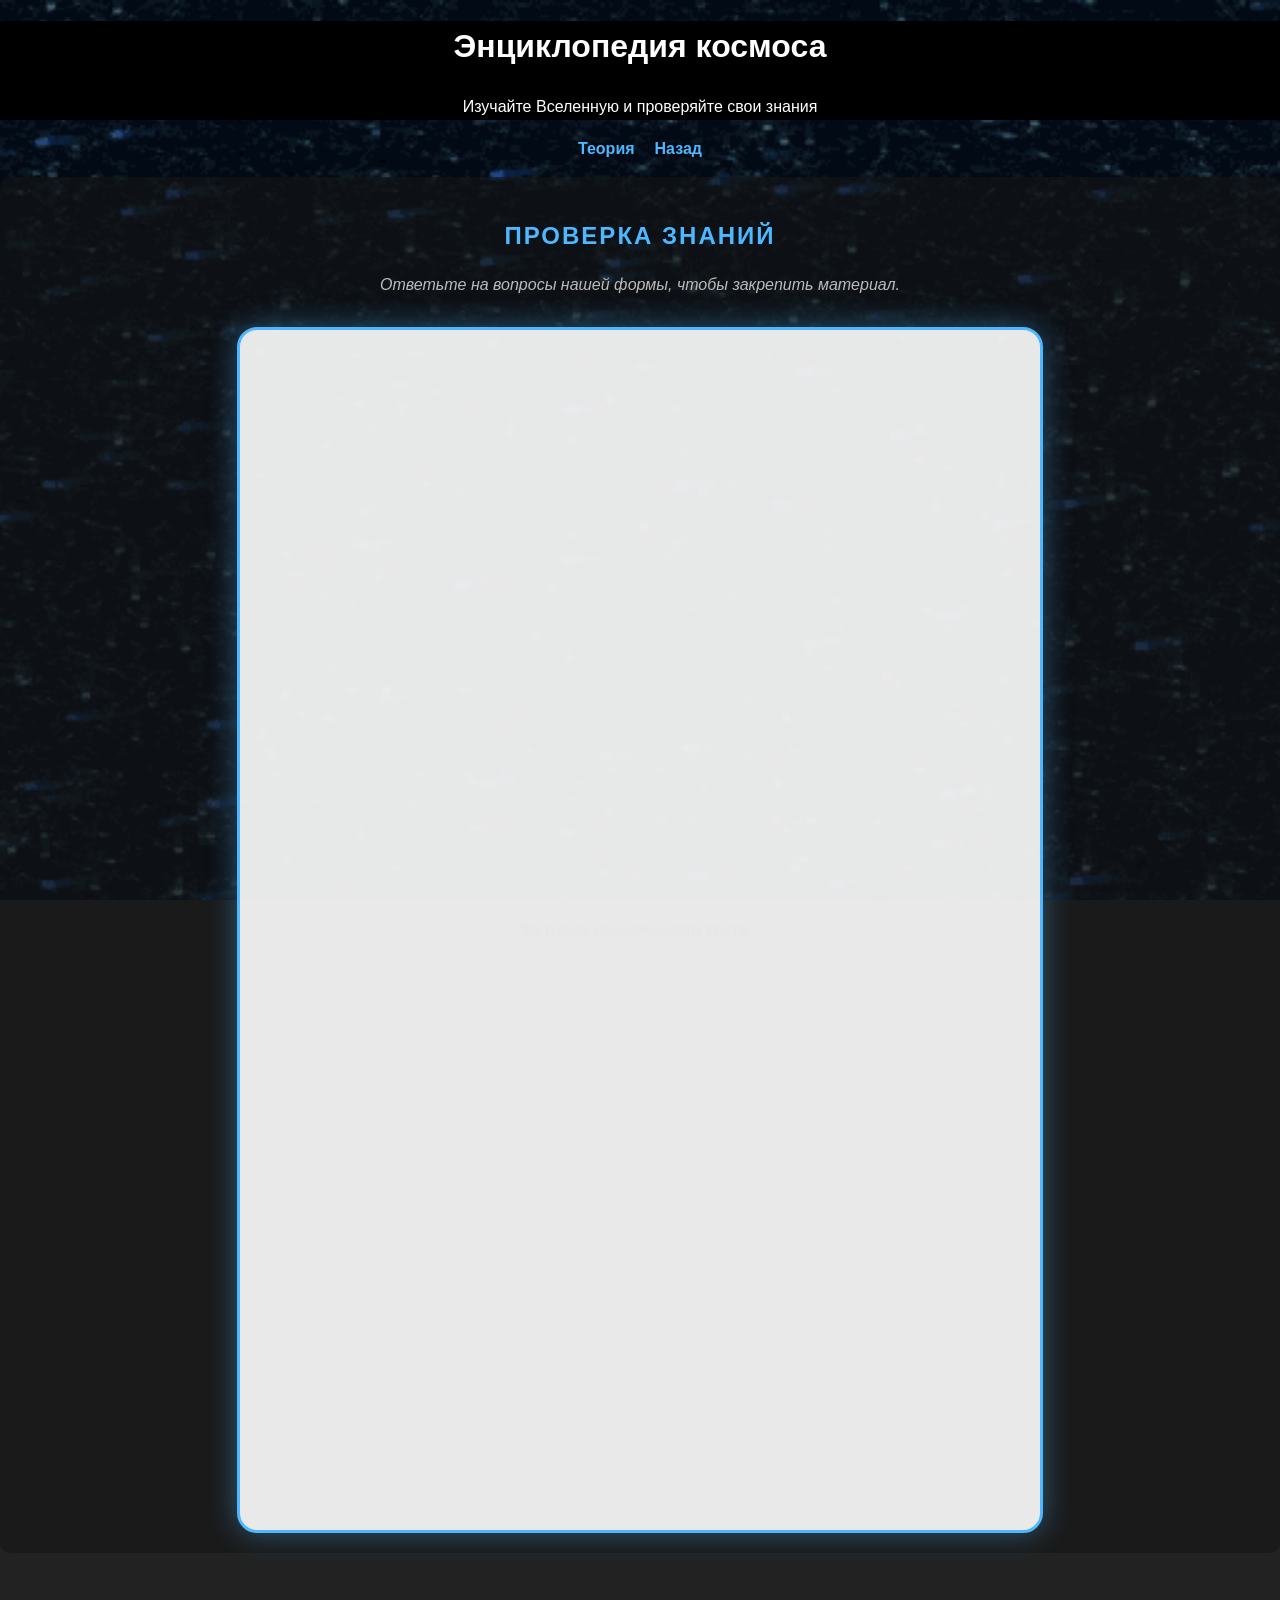
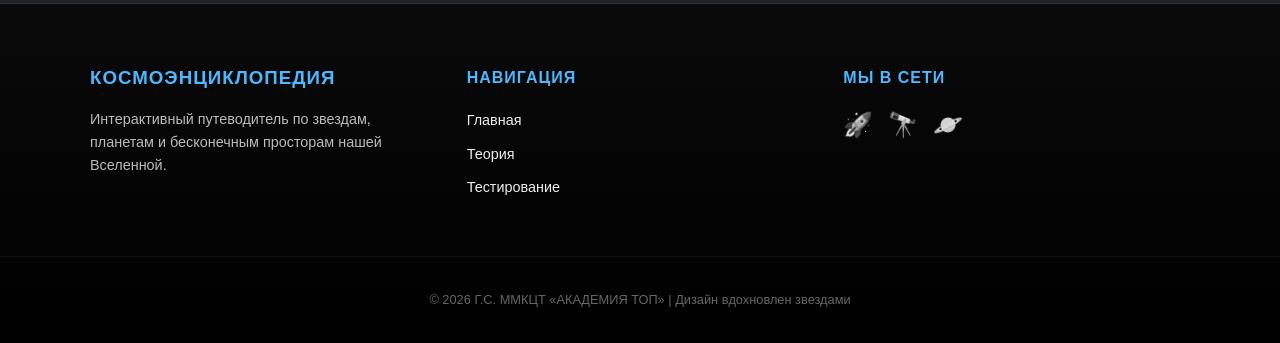
<file: test.html>
<!doctype html>
<html lang="ru">
  <head>
    <meta charset="UTF-8" />
    <meta name="viewport" content="width=device-width, initial-scale=1.0" />
    <title>Энциклопедия космоса</title>
    <link rel="stylesheet" href="stale.css" />
<link
      rel="apple-touch-icon"
      sizes="180x180"
      href="img\logo (1).png"
    />
    <link
      rel="icon"
      type="image/png"
      sizes="32x32"
      href="img\logo (1).png"
    />
    <link
      rel="icon"
      type="image/png"
      sizes="16x16"
      href="img\logo (1).png"
    />
    <link
      rel="manifest"
      href="img\logo (1).png"
    />
  </head>

  <body>
    <header>
      <h1 id="cruto">Энциклопедия космоса</h1>
      <p>Изучайте Вселенную и проверяйте свои знания</p>
    </header>

    <nav>
      <ul>
        <li><a href="teori.html">Теория</a></li>
        <li><a href="index.html">Назад</a></li>
      </ul>
    </nav>

    <main>
      <section id="test-section">
        <h2>Проверка знаний</h2>
        <p class="theory-intro">
          Ответьте на вопросы нашей формы, чтобы закрепить материал.
        </p>

        <div class="google-form-wrapper">
          <div class="form-loader">Загрузка космического теста...</div>
          <iframe
            src="https://docs.google.com/forms/d/e/1FAIpQLSd0etBB7oLpiuzg0qjrI5lB-gcwGu1PmnMLTSNTS2p_PFquKA/viewform?embedded=true"
            width="100%"
            height="1200"
            frameborder="0"
            marginheight="0"
            marginwidth="0"
          >
            Загрузка…
          </iframe>
        </div>
      </section>
    </main>

    <footer class="main-footer">
      <div class="footer-content">
        <div class="footer-section about">
          <h3>КосмоЭнциклопедия</h3>
          <p>
            Интерактивный путеводитель по звездам, планетам и бесконечным
            просторам нашей Вселенной.
          </p>
        </div>

        <div class="footer-section links">
          <h4>Навигация</h4>
          <ul>
            <li><a href="index.html">Главная</a></li>
            <li><a href="teori.html">Теория</a></li>
            <li><a href="test.html">Тестирование</a></li>
          </ul>
        </div>

        <div class="footer-section social">
          <h4>Мы в сети</h4>
          <div class="social-icons">
            <a href="#" class="icon">🚀</a>
            <a href="#" class="icon">🔭</a>
            <a href="#" class="icon">🪐</a>
          </div>
        </div>
      </div>

      <div class="footer-bottom">
        <p>
          &copy; 2026 Г.С. ММКЦТ «АКАДЕМИЯ ТОП» | Дизайн вдохновлен звездами
        </p>
      </div>
    </footer>
  </body>
</html>
</file>
<file: stale.css>
body {
    font-family: 'Segoe UI', Tahoma, Geneva, Verdana, sans-serif;
    line-height: 1.6;
    margin: 0;
    color: white;
    background-color: #222; /* Заглушка, чтобы не было фиолетовых вспышек */
    background-image: url('img/fon.gif'); /* Проверьте путь: ./ или ../ */
    background-size: cover;
    background-position: center;
    background-attachment: fixed;
    background-repeat: no-repeat;
    min-height: 100vh; /* Чтобы фон растянулся, даже если нет текста */
}
footer{
    background-color: rgb(34, 34, 34);
    padding: 10px;
}

header {
    background-color: black;
    text-align: center;
}

nav ul {
    list-style: none;
    padding: 0;
    display: flex;
    justify-content: center;
    gap: 20px;
}

nav a {
    color: #4db8ff;
    text-decoration: none;
    font-weight: bold;
}

section {
    margin-bottom: 40px;
    padding: 20px;
    background: rgba(22, 22, 22, 0.575);
    border-radius: 10px;
}

.theory-grid {
    display: grid;
    grid-template-columns: repeat(auto-fit, minmax(250px, 1fr));
    gap: 20px;
    margin-top: 20px;
}

.theory-intro {
    text-align: center;
    margin-bottom: 30px;
    font-style: italic;
    color: #4db8ff;
}

/* Стили отдельной карточки */
.theory-card {
    background: rgba(255, 255, 255, 0.1);
    border: 1px solid rgba(77, 184, 255, 0.3);
    border-radius: 12px;
    padding: 20px;
    text-decoration: none; /* Убираем подчеркивание ссылки */
    color: white;
    transition: transform 0.3s ease, background 0.3s ease, box-shadow 0.3s ease;
    display: flex;
    flex-direction: column;
}

.theory-card:hover {
    transform: translateY(-5px);
    background: rgba(77, 184, 255, 0.2);
    box-shadow: 0 10px 20px rgba(0, 0, 0, 0.5);
    border-color: #4db8ff;
}

.card-icon {
    font-size: 2.5rem;
    margin-bottom: 10px;
}

.theory-card h3 {
    margin: 0 0 10px 0;
    color: #4db8ff;
}

.theory-card p {
    font-size: 0.9rem;
    flex-grow: 1;
    margin-bottom: 15px;
}

.read-more {
    font-weight: bold;
    font-size: 0.85rem;
    color: #4db8ff;
    text-transform: uppercase;
    letter-spacing: 1px;
}

/* Стили для контейнера теста */
#test {
    text-align: center;
}

.test-description {
    margin-bottom: 25px;
    color: #ccc;
}

.google-form-container {
    position: relative;
    width: 100%;
    max-width: 800px; /* Ограничиваем ширину для удобства чтения */
    margin: 0 auto;
    background: rgba(255, 255, 255, 0.05);
    border-radius: 15px;
    overflow: hidden; /* Скругляем углы у самого iframe */
    box-shadow: 0 4px 15px rgba(0, 0, 0, 0.3);
}

.google-form-container iframe {
    border: none;
    display: block;
    margin: 0 auto; /* Добавляем центрирование самого iframe внутри контейнера */
    max-width: 100%; /* Чтобы форма не обрезалась на узких экранах */
}

/* Стили для карты созвездия */
.constellation-container {
    background: rgba(0, 0, 0, 0.4);
    border: 1px solid rgba(77, 184, 255, 0.2);
    border-radius: 15px;
    padding: 20px;
    margin-top: 20px;
}

.sky-svg {
    width: 100%;
    max-width: 700px;
    display: block;
    margin: 0 auto;
    filter: drop-shadow(0 0 5px rgba(77, 184, 255, 0.2));
}

.star {
    fill: white;
    cursor: pointer;
    transition: all 0.3s ease;
}

.star:hover {
    fill: #4db8ff;
    r: 10; /* Увеличение при наведении */
    filter: drop-shadow(0 0 10px #4db8ff);
}

#star-panel {
    margin-top: 25px;
    padding: 20px;
    background: rgba(255, 255, 255, 0.05);
    border-left: 4px solid rgba(77, 184, 255, 0.3);
    border-radius: 5px;
    transition: border-color 0.5s ease;
}

#star-name {
    color: #4db8ff;
    margin-top: 0;
}

#star-description {
    font-size: 1rem;
    line-height: 1.4;
    color: #eee;
}
.constellation-controls {
    display: flex;
    justify-content: center;
    gap: 15px;
    margin-bottom: 20px;
}

.nav-btn {
    background: rgba(77, 184, 255, 0.1);
    border: 1px solid #4db8ff;
    color: #4db8ff;
    padding: 10px 20px;
    border-radius: 20px;
    cursor: pointer;
    font-weight: bold;
    transition: all 0.3s ease;
}

.nav-btn:hover {
    background: #4db8ff;
    color: black;
    box-shadow: 0 0 15px rgba(77, 184, 255, 0.5);
}

/* Стили для плавности появления SVG */
#svg-wrapper {
    animation: fadeIn 0.5s ease;
}

@keyframes fadeIn {
    from { opacity: 0; }
    to { opacity: 1; }
}

/* Стили для главной страницы */
.hero-index {
    text-align: center;
    padding: 60px 20px;
    background: linear-gradient(rgba(0,0,0,0.6), rgba(0,0,0,0.6)), url('img/hero-bg.jpg'); /* Если есть картинка */
    background-size: cover;
    border: 1px solid rgba(77, 184, 255, 0.3);
    margin-bottom: 40px;
}

.hero-content h2 {
    font-size: 2.5rem;
    color: #4db8ff;
    margin-bottom: 15px;
    text-shadow: 0 0 15px rgba(77, 184, 255, 0.5);
}

.hero-buttons {
    margin-top: 30px;
    display: flex;
    justify-content: center;
    gap: 20px;
}

.cta-button {
    padding: 12px 30px;
    background: #4db8ff;
    color: black;
    text-decoration: none;
    font-weight: bold;
    border-radius: 30px;
    transition: 0.3s;
}

.cta-button.secondary {
    background: transparent;
    color: #4db8ff;
    border: 2px solid #4db8ff;
}

.cta-button:hover {
    transform: scale(1.05);
    box-shadow: 0 0 20px rgba(77, 184, 255, 0.6);
}

/* Сетка преимуществ */
.features-grid {
    display: grid;
    grid-template-columns: repeat(auto-fit, minmax(200px, 1fr));
    gap: 25px;
    margin-bottom: 50px;
}

.feature-card {
    background: rgba(255, 255, 255, 0.05);
    padding: 30px;
    border-radius: 15px;
    text-align: center;
    border: 1px solid rgba(255, 255, 255, 0.1);
    transition: 0.3s;
}

.feature-card:hover {
    background: rgba(77, 184, 255, 0.1);
    border-color: #4db8ff;
}

.feature-icon {
    font-size: 3rem;
    margin-bottom: 15px;
}

/* Эффект мерцания звезд на фоне всей системы */
.planet-display::before {
    content: "";
    position: absolute;
    top: 0; left: 0; right: 0; bottom: 0;
    background-image: radial-gradient(white, rgba(255,255,255,0) 2px);
    background-size: 50px 50px;
    opacity: 0.1;
    pointer-events: none;
}

/* Улучшенный футер */
.main-footer {
    background: linear-gradient(to top, #000 0%, #0a0a0a 100%);
    color: #fff;
    padding: 40px 0 20px;
    border-top: 1px solid rgba(77, 184, 255, 0.3);
    margin-top: 50px;
}

.footer-content {
    max-width: 1100px;
    margin: 0 auto;
    display: grid;
    grid-template-columns: repeat(auto-fit, minmax(250px, 1fr));
    gap: 30px;
    padding: 0 20px;
}

.footer-section h3, .footer-section h4 {
    color: #4db8ff;
    margin-bottom: 15px;
    text-transform: uppercase;
    letter-spacing: 1px;
}

.footer-section p {
    font-size: 0.9rem;
    color: #bbb;
}

.footer-section ul {
    list-style: none;
    padding: 0;
}

.footer-section ul li {
    margin-bottom: 8px;
}

.footer-section ul li a {
    color: #eee;
    text-decoration: none;
    transition: 0.3s;
    font-size: 0.9rem;
}

.footer-section ul li a:hover {
    color: #4db8ff;
    padding-left: 5px;
}

.social-icons {
    display: flex;
    gap: 15px;
}

.social-icons .icon {
    font-size: 1.5rem;
    text-decoration: none;
    filter: grayscale(1);
    transition: 0.3s;
}

.social-icons .icon:hover {
    filter: grayscale(0);
    transform: scale(1.2);
}

.footer-bottom {
    text-align: center;
    margin-top: 40px;
    padding-top: 20px;
    border-top: 1px solid rgba(255, 255, 255, 0.05);
    font-size: 0.8rem;
    color: #666;
}

#interactive-facts {
    display: flex;
    justify-content: center;
    margin: 40px 0;
}

.fact-card {
    background: rgba(10, 10, 25, 0.8);
    border: 2px solid #4db8ff;
    border-radius: 20px;
    padding: 30px;
    max-width: 600px;
    width: 100%;
    text-align: center;
    box-shadow: 0 0 20px rgba(77, 184, 255, 0.2);
    transition: all 0.3s ease;
}

.fact-header h3 {
    color: #4db8ff;
    margin: 10px 0;
    text-transform: uppercase;
    letter-spacing: 2px;
}

.fact-icon {
    font-size: 2.5rem;
    display: block;
}

.fact-body {
    min-height: 100px;
    display: flex;
    align-items: center;
    justify-content: center;
}

#fact-display {
    font-size: 1.2rem;
    line-height: 1.5;
    color: #e0e0e0;
    transition: opacity 0.5s ease; /* Для плавного исчезновения/появления */
}

#next-fact-btn {
    margin-top: 20px;
    background: transparent;
    border: 2px solid #4db8ff;
    color: #4db8ff;
    padding: 10px 25px;
    border-radius: 50px;
    cursor: pointer;
    font-weight: bold;
    text-transform: uppercase;
    transition: 0.3s;
}

#next-fact-btn:hover {
    background: #4db8ff;
    color: #000;
    box-shadow: 0 0 15px #4db8ff;
}

/* Анимация для текста */
.fade-out {
    opacity: 0;
}

/* Контейнер для формы */
.google-form-wrapper {
    position: relative;
    background: rgba(255, 255, 255, 0.9); /* Светлый фон, чтобы текст формы читался */
    border: 3px solid #4db8ff;
    border-radius: 20px;
    overflow: hidden;
    box-shadow: 0 0 30px rgba(77, 184, 255, 0.4);
    max-width: 800px;
    margin: 0 auto;
}

/* Стилизация заголовка в секции теста */
#test-section h2 {
    text-align: center;
    color: #4db8ff;
    text-transform: uppercase;
    letter-spacing: 2px;
    margin-bottom: 10px;
}

/* Текст описания */
.theory-intro {
    text-align: center;
    margin-bottom: 30px;
    color: #bbb;
}

/* Анимация загрузки, пока форма подгружается */
.form-loader {
    position: absolute;
    top: 50%;
    left: 50%;
    transform: translate(-50%, -50%);
    color: #000;
    font-weight: bold;
    z-index: -1; /* Будет видна только пока iframe прозрачный */
}

/* Делаем iframe адаптивным */
.google-form-wrapper iframe {
    display: block;
    width: 100%;
}
</file>
